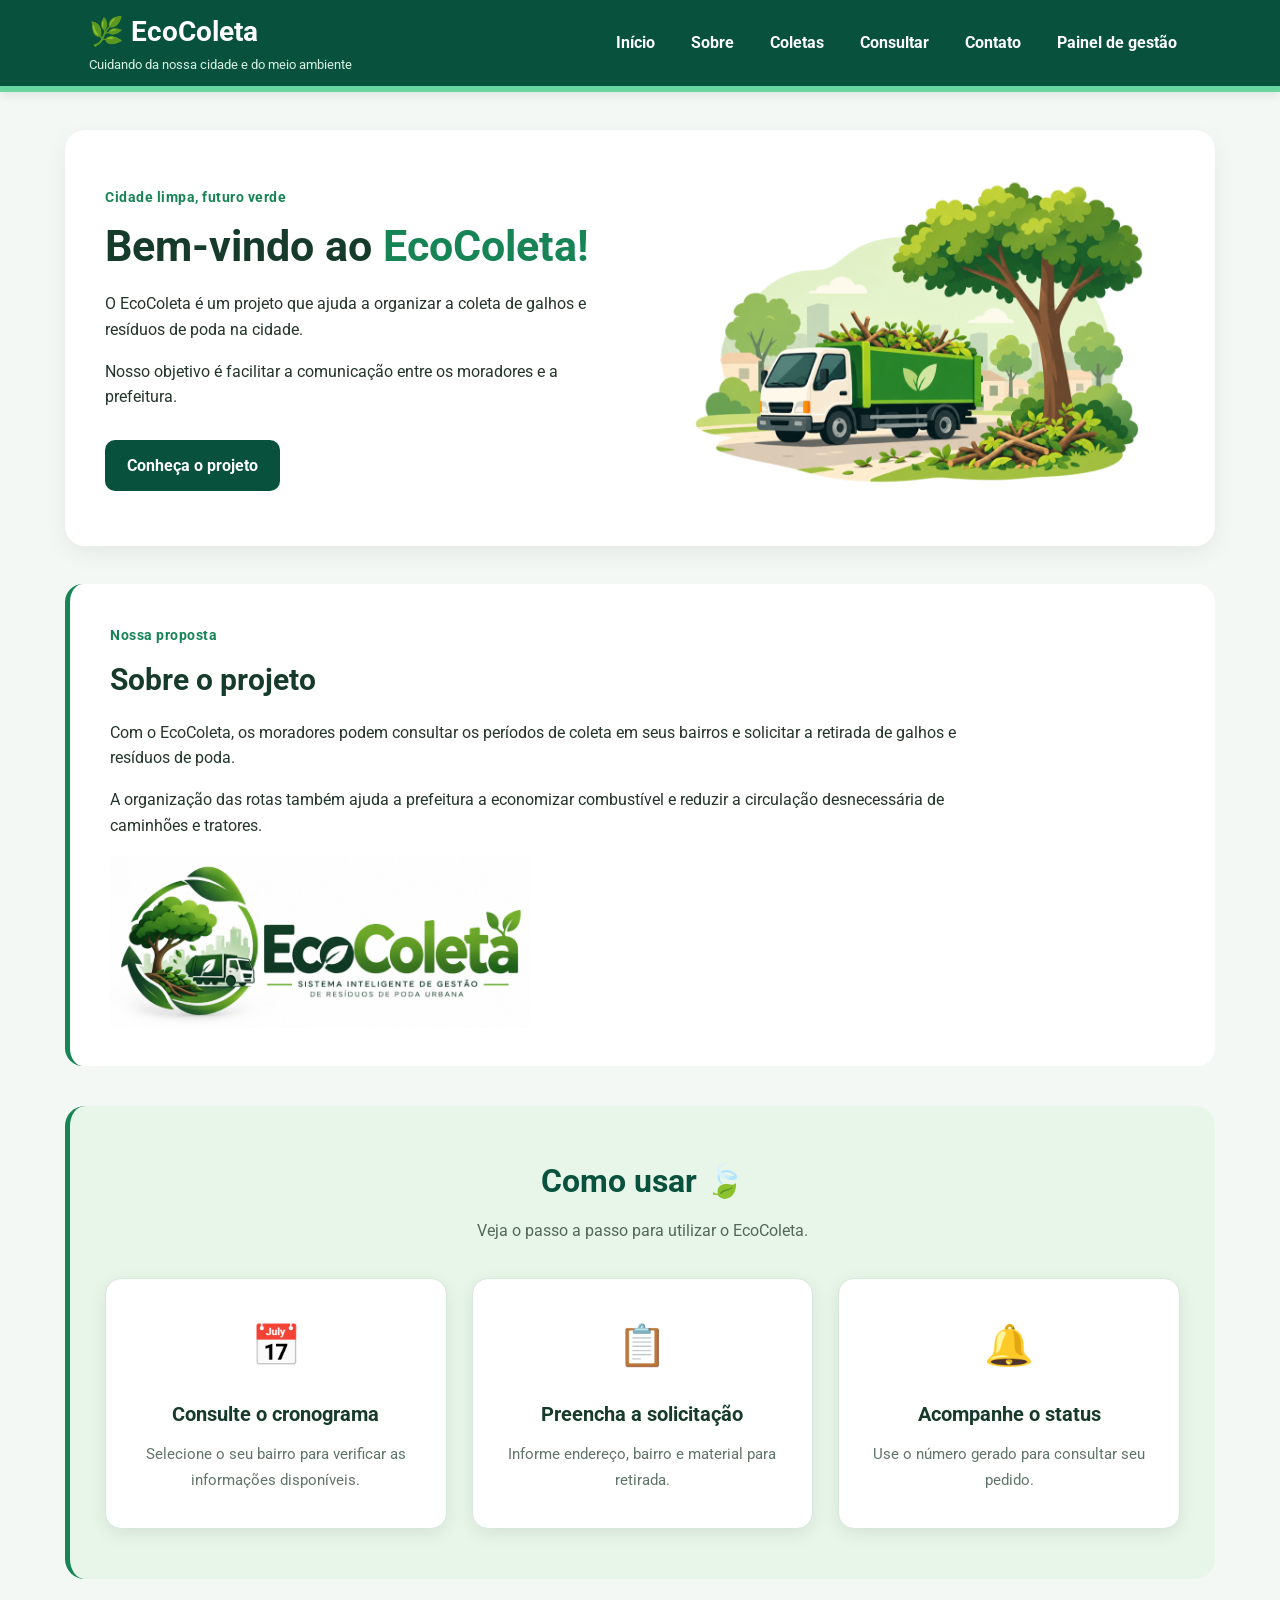
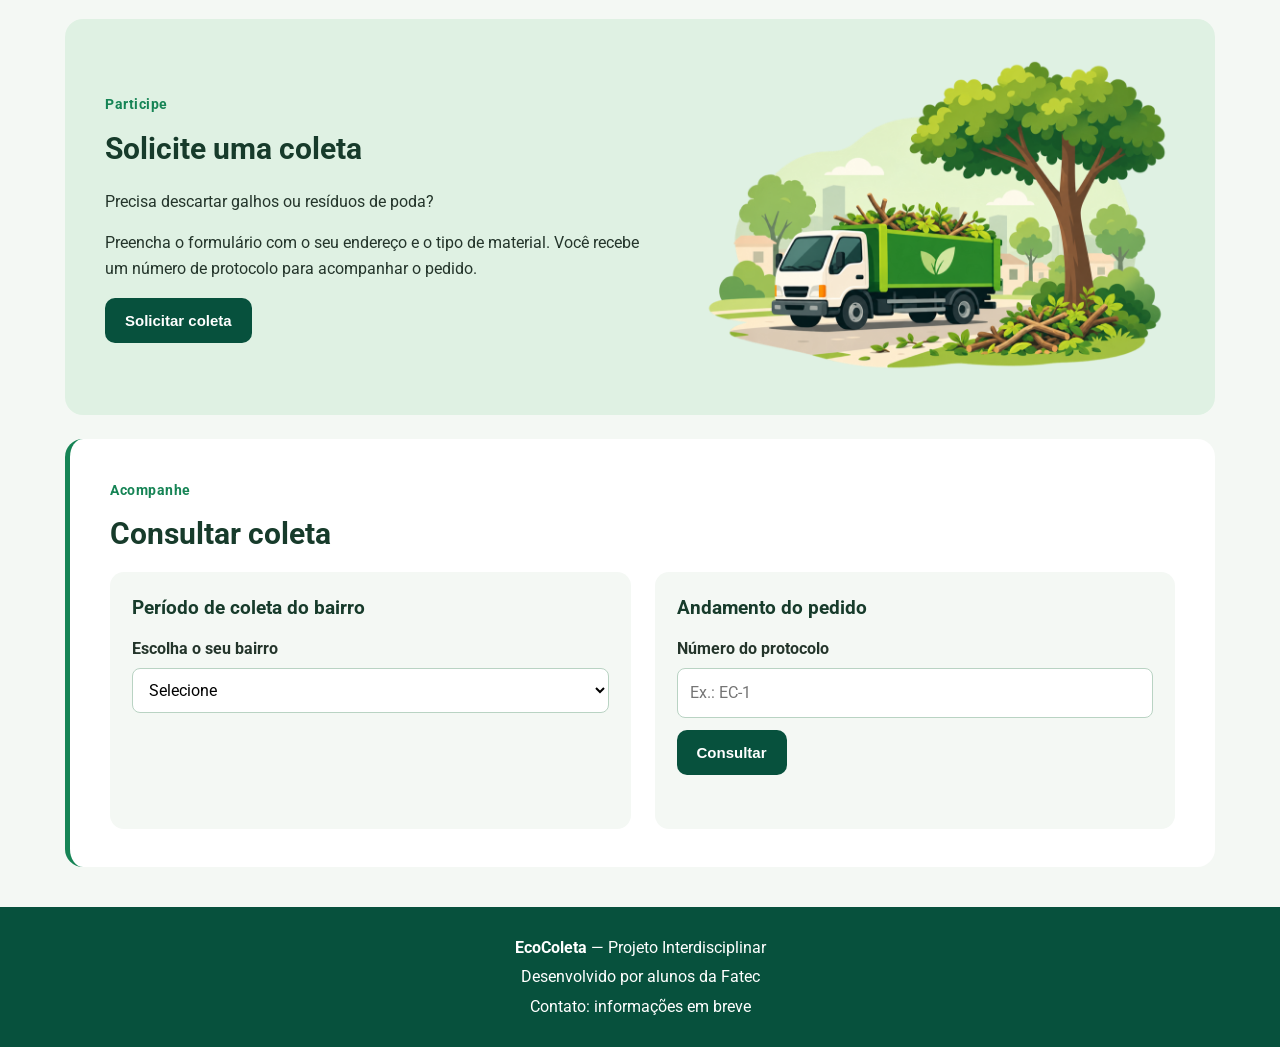
<file: index.html>
<!DOCTYPE html>
<html lang="pt-br">
<head>
    <meta charset="UTF-8">
    <meta name="viewport" content="width=device-width, initial-scale=1.0">
    <meta name="description" content="EcoColeta: solicite a coleta de galhos e resíduos de poda e consulte o período de coleta do seu bairro.">
    <title>EcoColeta | Cuidando da nossa cidade</title>
    <link rel="icon" href="favicon.png">
    <link rel="stylesheet" href="style.css">
</head>
<body>
    <header class="cabecalho" id="inicio">
        <div class="cabecalho-interno">
            <div class="marca">
                <h1>🌿 EcoColeta</h1>
                <p>Cuidando da nossa cidade e do meio ambiente</p>
            </div>
            <nav class="menu" aria-label="Menu principal">
                <a href="#inicio">Início</a>
                <a href="#sobre">Sobre</a>
                <a href="#coletas">Coletas</a>
                <a href="#consulta">Consultar</a>
                <a href="#contato">Contato</a>
                <a href="admin.html" title="Painel demonstrativo sem login">Painel de gestão</a>
            </nav>
        </div>
    </header>

    <main>
        <section class="conteudo" aria-labelledby="titulo-inicial">
            <div class="texto-inicial">
                <span class="destaque">Cidade limpa, futuro verde</span>
                <h2 id="titulo-inicial">Bem-vindo ao <span>EcoColeta!</span></h2>
                <p>O EcoColeta é um projeto que ajuda a organizar a coleta de galhos e resíduos de poda na cidade.</p>
                <p>Nosso objetivo é facilitar a comunicação entre os moradores e a prefeitura.</p>
                <a class="botao-principal" href="#sobre">Conheça o projeto</a>
            </div>
            <div class="imagem-inicial">
                <img src="caminhao.png" alt="Caminhão utilizado na coleta de resíduos de poda">
            </div>
        </section>

        <section class="sobre" id="sobre">
            <span class="destaque">Nossa proposta</span>
            <h2>Sobre o projeto</h2>
            <p>Com o EcoColeta, os moradores podem consultar os períodos de coleta em seus bairros e solicitar a retirada de galhos e resíduos de poda.</p>
            <p>A organização das rotas também ajuda a prefeitura a economizar combustível e reduzir a circulação desnecessária de caminhões e tratores.</p>
            <img src="logo.png" alt="Logo do EcoColeta, sistema inteligente de gestão de resíduos de poda urbana" class="logo-sobre">
        </section>

    <section class="como-usar">
        <h2>Como usar 🍃</h2>

        <p class="subtitulo">
            Veja o passo a passo para utilizar o EcoColeta.
        </p>

        <div class="tres-colunas">

            <!-- Cartão 1 -->
            <div class="cartao">
                <!-- <div class="numero">1</div> -->
                <div class="icone">📅</div>

             <h3>Consulte o cronograma</h3>

                <p>
                Selecione o seu bairro para verificar
                as informações disponíveis.
             </p>
            </div>

            <!-- Cartão 2 -->
            <div class="cartao">
                <!-- <div class="numero">2</div> -->
             <div class="icone">📋</div>

                <h3>Preencha a solicitação</h3>

             <p>
                Informe endereço, bairro e
                material para retirada.
                </p>
            </div>

            <!-- Cartão 3 -->
            <div class="cartao">
                <!-- <div class="numero">3</div> -->
                <div class="icone">🔔</div>

             <h3>Acompanhe o status</h3>

                <p>
                Use o número gerado para
                consultar seu pedido.
                </p>
            </div>

        </div>
    </section>


        <section class="coleta" id="coletas">
            <div class="texto-coleta">
                <span class="destaque">Participe</span>
                <h2>Solicite uma coleta</h2>
                <p>Precisa descartar galhos ou resíduos de poda?</p>
                <p>Preencha o formulário com o seu endereço e o tipo de material. Você recebe um número de protocolo para acompanhar o pedido.</p>
                <button id="botao-coleta" type="button">Solicitar coleta</button>
            </div>
            <img src="caminhao.png" alt="Caminhão de coleta de galhos e folhas" class="imagem-coleta">
        </section>

        <section class="consulta" id="consulta">
            <span class="destaque">Acompanhe</span>
            <h2>Consultar coleta</h2>
            <div class="consulta-colunas">
                <div class="caixa">
                    <h3>Período de coleta do bairro</h3>
                    <label for="consulta-bairro">Escolha o seu bairro</label>
                    <select id="consulta-bairro">
                        <option value="">Selecione</option>
                    </select>
                    <p class="resultado" id="resultado-bairro" role="status"></p>
                </div>
                <div class="caixa">
                    <h3>Andamento do pedido</h3>
                    <label for="consulta-protocolo">Número do protocolo</label>
                    <input type="text" id="consulta-protocolo" placeholder="Ex.: EC-1">
                    <button type="button" id="botao-protocolo">Consultar</button>
                    <p class="resultado" id="resultado-protocolo" role="status"></p>
                </div>
            </div>
        </section>
    </main>

    <dialog class="backfu" id="modal-coleta" aria-labelledby="titulo-coleta">
        <button id="fechar-coleta" type="button">Fechar</button>

        <div class="pagina-coleta">
            <section>
                <h1 class="solicitar" id="titulo-coleta">Solicitar coleta</h1>
                <h2>Informe o endereço e o material para organizar a retirada.</h2>

                <form class="formulario-coleta">


<p id="resultado" role="status" class="linha-inteira"></p>
                   
<label class="campo-nome"> Nome completo <input type="text" name="nome" autocomplete="name" required> </label>

<label class="campo-telefone">Telefone<input type="tel" name="telefone" autocomplete="tel" placeholder="11999999999" pattern="[0-9]{10,11}" title="Digite só os números, com DDD" required></label>

<div class="linha-cep">
<label>CEP<input type="text" id="cep" placeholder="Digite seu CEP" maxlength="9" required></label>
<button type="button" class="botao-cep" onclick="consultarCep()">Buscar CEP</button>
</div>


<label>
    Rua
    <input type="text" name="endereco"
           id="campo-endereco" required>
</label>

<label>
    Número
    <input type="text" name="numero"
           id="campo-numero"
           placeholder="Ex: 123" required>
</label>
<label>Bairro<select name="bairro" id="campo-bairro" required><option value="">Selecione</option></select></label>

<label>Tipo de resíduo<select name="residuo" required>
<option value="">Selecione</option>
<option>Galhos e folhas</option>
<option>Somente galhos</option>
<option>Somente folhas</option>
</select>
</label>

<label>Volume estimado<select name="volume" required>
<option value="">Selecione</option>
<option>Pequeno</option>
<option>Médio</option>
<option>Grande</option>
</select>
</label>

<label class="linha-inteira">Observações<textarea name="observacoes" rows="3"></textarea></label>

<button class="linha-inteira botao-enviar" type="submit">Enviar solicitação</button>

<p class="retorno linha-inteira" role="status"></p>
</form>
</section>

<aside class="como-funciona">
    <h2>Como funciona?</h2>

    <div class="etapa">
        <span>1</span>
        <div>
            <h3>Informe o endereço</h3>
            <p>Digite seu CEP e complete os dados
               do local da coleta.</p>
        </div>
    </div>

    <div class="etapa">
        <span>2</span>
        <div>
            <h3>Solicite a coleta</h3>
            <p>Selecione o tipo de resíduo e
               informe a quantidade estimada.</p>
        </div>
    </div>

    <div class="etapa">
        <span>3</span>
        <div>
            <h3>Acompanhe o pedido</h3>
            <p>Consulte o período de coleta e
               acompanhe sua solicitação.</p>
        </div>
    </div>

    <div class="mensagem-verde">
        🌱
        <p>Juntos por uma cidade mais limpa!</p>
    </div>
</aside>
        </div>
    </dialog>

    <footer class="rodape" id="contato">
        <p><strong>EcoColeta</strong> — Projeto Interdisciplinar</p>
        <p>Desenvolvido por alunos da Fatec</p>
        <p>Contato: informações em breve</p>
    </footer>

    <script src="script.js"></script>
</body>
</html>
</file>
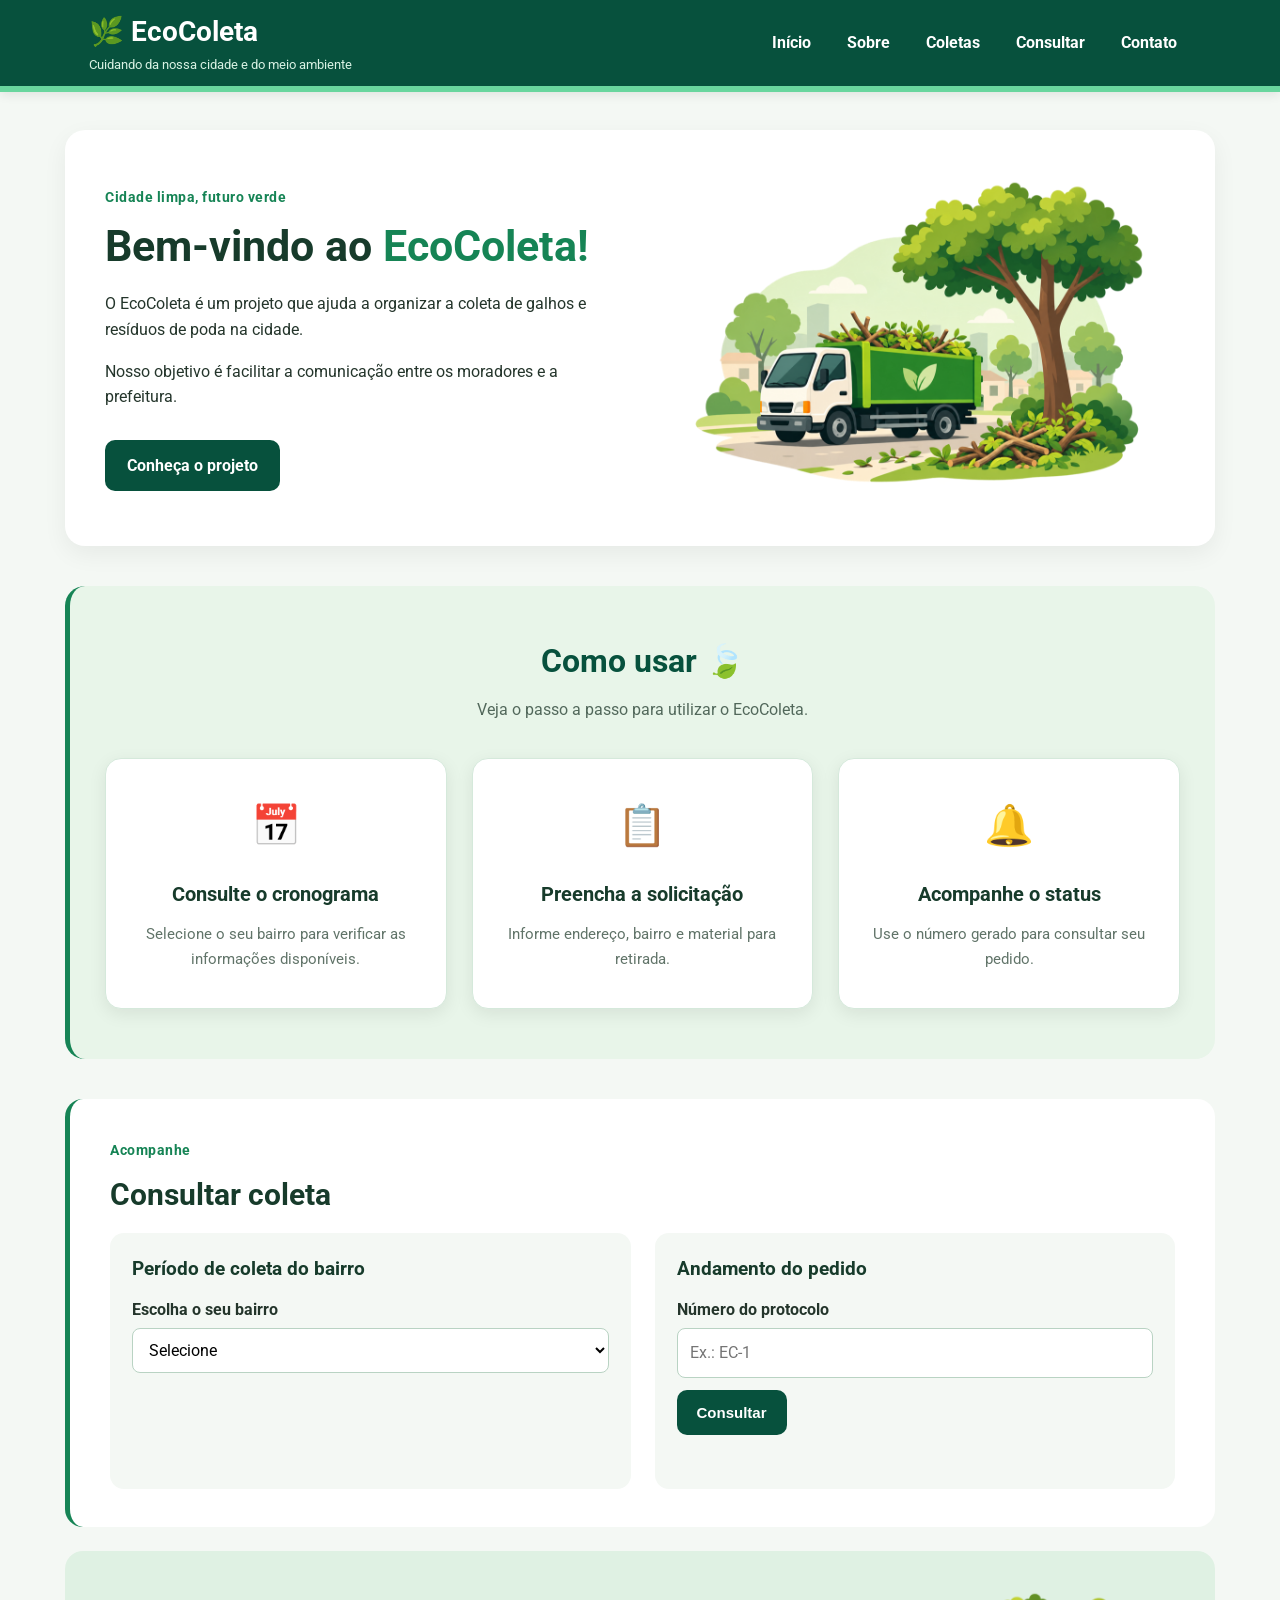
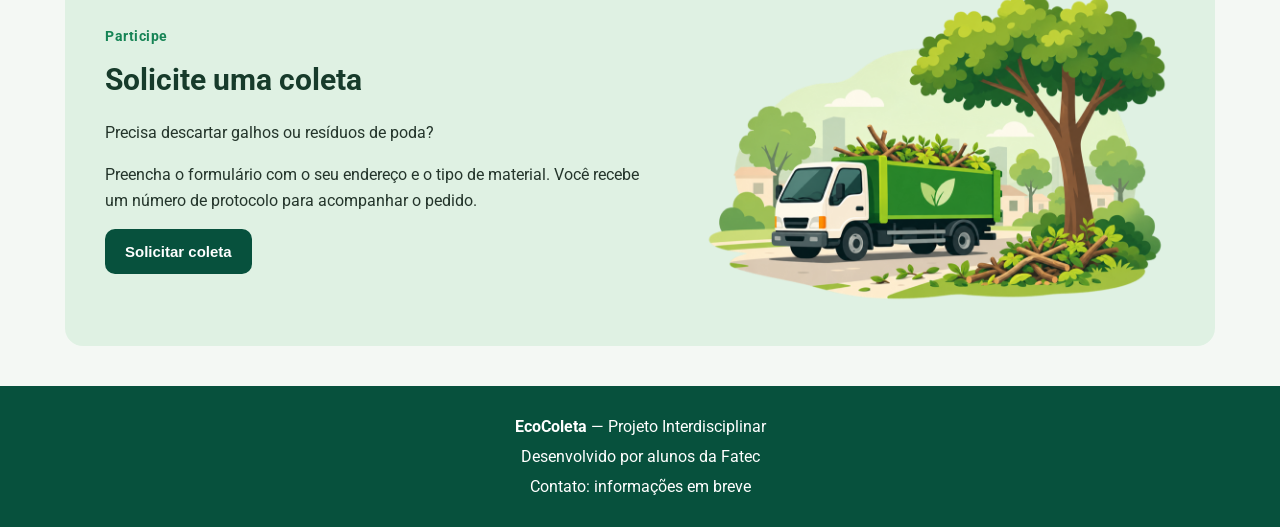
<file: EcoColeta/PROJETOPI-main/index.html>
<!DOCTYPE html>
<html lang="pt-br">
<head>
    <meta charset="UTF-8">
    <meta name="viewport" content="width=device-width, initial-scale=1.0">
    <meta name="description" content="EcoColeta: solicite a coleta de galhos e resíduos de poda e consulte o período de coleta do seu bairro.">
    <title>EcoColeta | Cuidando da nossa cidade</title>
    <link rel="icon" href="imagens/favicon.png">
    <link rel="stylesheet" href="style.css">
    <style>
    
</style>
</head>
<body>
    <header class="cabecalho" id="inicio">
        <div class="cabecalho-interno">
            <div class="marca">
                <h1>🌿 EcoColeta</h1>
                <p>Cuidando da nossa cidade e do meio ambiente</p>
            </div>
            <nav class="menu" aria-label="Menu principal">
                <a href="#inicio">Início</a>
                <a href="#sobre">Sobre</a>
                <a href="#coletas">Coletas</a>
                <a href="#consulta">Consultar</a>
                <a href="#contato">Contato</a>
            </nav>
        </div>
    </header>

    <main>
        <section class="conteudo" aria-labelledby="titulo-inicial">
            <div class="texto-inicial">
                <span class="destaque">Cidade limpa, futuro verde</span>
                <h2 id="titulo-inicial">Bem-vindo ao <span>EcoColeta!</span></h2>
                <p>O EcoColeta é um projeto que ajuda a organizar a coleta de galhos e resíduos de poda na cidade.</p>
                <p>Nosso objetivo é facilitar a comunicação entre os moradores e a prefeitura.</p>
                <a class="botao-principal" href="#sobre">Conheça o projeto</a>
            </div>
            <div class="imagem-inicial">
                <img src="imagens/caminhao.png" alt="Caminhão utilizado na coleta de resíduos de poda">
            </div>
        </section>

        <!-- <section class="sobre" id="sobre">
            <span class="destaque">Nossa proposta</span>
            <h2>Sobre o projeto</h2>
            <p>Com o EcoColeta, os moradores podem consultar os períodos de coleta em seus bairros e solicitar a retirada de galhos e resíduos de poda.</p>
            <p>A organização das rotas também ajuda a prefeitura a economizar combustível e reduzir a circulação desnecessária de caminhões e tratores.</p>
            <img src="imagens/logo.png" alt="Logo do EcoColeta, sistema inteligente de gestão de resíduos de poda urbana" class="logo-sobre">
        </section> -->


    <section class="como-usar">
        <h2>Como usar 🍃</h2>

        <p class="subtitulo">
            Veja o passo a passo para utilizar o EcoColeta.
        </p>

        <div class="tres-colunas">

            <!-- Cartão 1 -->
            <div class="cartao">
                <!-- <div class="numero">1</div> -->
                <div class="icone">📅</div>

             <h3>Consulte o cronograma</h3>

                <p>
                Selecione o seu bairro para verificar
                as informações disponíveis.
             </p>
            </div>

            <!-- Cartão 2 -->
            <div class="cartao">
                <!-- <div class="numero">2</div> -->
             <div class="icone">📋</div>

                <h3>Preencha a solicitação</h3>

             <p>
                Informe endereço, bairro e
                material para retirada.
                </p>
            </div>

            <!-- Cartão 3 -->
            <div class="cartao">
                <!-- <div class="numero">3</div> -->
                <div class="icone">🔔</div>

             <h3>Acompanhe o status</h3>

                <p>
                Use o número gerado para
                consultar seu pedido.
                </p>
            </div>

        </div>
    </section>

        <section class="consulta" id="consulta">
            <span class="destaque">Acompanhe</span>
            <h2>Consultar coleta</h2>
            <div class="consulta-colunas">
                <div class="caixa">
                    <h3>Período de coleta do bairro</h3>
                    <label for="consulta-bairro">Escolha o seu bairro</label>
                    <select id="consulta-bairro">
                        <option value="">Selecione</option>
                    </select>
                    <p class="resultado" id="resultado-bairro" role="status"></p>
                </div>
                <div class="caixa">
                    <h3>Andamento do pedido</h3>
                    <label for="consulta-protocolo">Número do protocolo</label>
                    <input type="text" id="consulta-protocolo" placeholder="Ex.: EC-1">
                    <button type="button" id="botao-protocolo">Consultar</button>
                    <p class="resultado" id="resultado-protocolo" role="status"></p>
                </div>
            </div>
        </section>
        
            <section class="coleta" id="coletas">
    <div class="texto-coleta">
        <span class="destaque">Participe</span>
        <h2>Solicite uma coleta</h2>
        <p>Precisa descartar galhos ou resíduos de poda?</p>
        <p>Preencha o formulário com o seu endereço e o tipo de material. Você recebe um número de protocolo para acompanhar o pedido.</p>
        <button id="botao-coleta" type="button">Solicitar coleta</button>
     </div>
    <img src="imagens/caminhao.png" alt="Caminhão de coleta de galhos e folhas" class="imagem-coleta">
    </section>
    </main>

    <dialog class="backfu" id="modal-coleta" aria-labelledby="titulo-coleta">
        <button id="fechar-coleta" type="button">Fechar</button>

        <div class="pagina-coleta">
            <section>
                <h1 class="solicitar" id="titulo-coleta">Solicitar coleta</h1>
                <h2>Informe o endereço e o material para organizar a retirada.</h2>

                <form class="formulario-coleta">


<p id="resultado"></p>
                   
<label class="campo-nome"> Nome completo <input type="text" name="nome" autocomplete="name" required> </label>

<label class="campo-telefone">Telefone<input type="tel" name="telefone" autocomplete="tel" placeholder="11999999999" pattern="[0-9]{10,11}" title="Digite só os números, com DDD" required></label>

<div class="linha-cep">
<label>CEP<input type="text" id="cep" placeholder="Digite seu CEP" maxlength="9" required></label>
<button type="button" class="botao-cep" onclick="consultarCep()">Buscar CEP</button>
</div>


<label>
    Rua
    <input type="text" name="endereco"
           id="campo-endereco" required>
</label>

<label>
    Número
    <input type="text" name="numero"
           id="campo-numero"
           placeholder="Ex: 123" required>
</label>
<label>Bairro<select name="bairro" id="campo-bairro" required><option value="">Selecione</option></select></label>

<label>Tipo de resíduo<select name="residuo" required>
<option value="">Selecione</option>
<option>Galhos e folhas</option>
<option>Somente galhos</option>
<option>Somente folhas</option>
</select>
</label>

<label>Volume estimado<select name="volume" required>
<option value="">Selecione</option>
<option>Pequeno</option>
<option>Médio</option>
<option>Grande</option>
</select>
</label>

<label class="linha-inteira">Observações<textarea name="observacoes" rows="3"></textarea></label>

<button class="linha-inteira botao-enviar" type="submit">Enviar solicitação</button>

<p class="retorno linha-inteira" role="status"></p>
</form>
</section>

<aside class="como-funciona">
    <h2>Como funciona?</h2>

    <div class="etapa">
        <span>1</span>
        <div>
            <h3>Informe o endereço</h3>
            <p>Digite seu CEP e complete os dados
               do local da coleta.</p>
        </div>
    </div>

    <div class="etapa">
        <span>2</span>
        <div>
            <h3>Solicite a coleta</h3>
            <p>Selecione o tipo de resíduo e
               informe a quantidade estimada.</p>
        </div>
    </div>

    <div class="etapa">
        <span>3</span>
        <div>
            <h3>Acompanhe o pedido</h3>
            <p>Consulte o período de coleta e
               acompanhe sua solicitação.</p>
        </div>
    </div>

    <div class="mensagem-verde">
        🌱
        <p>Juntos por uma cidade mais limpa!</p>
    </div>
</aside>
        </div>
    </dialog>

    <footer class="rodape" id="contato">
        <p><strong>EcoColeta</strong> — Projeto Interdisciplinar</p>
        <p>Desenvolvido por alunos da Fatec</p>
        <p>Contato: informações em breve</p>
    </footer>

    <script src="js/script.js"></script>
</body>
</html>
</file>
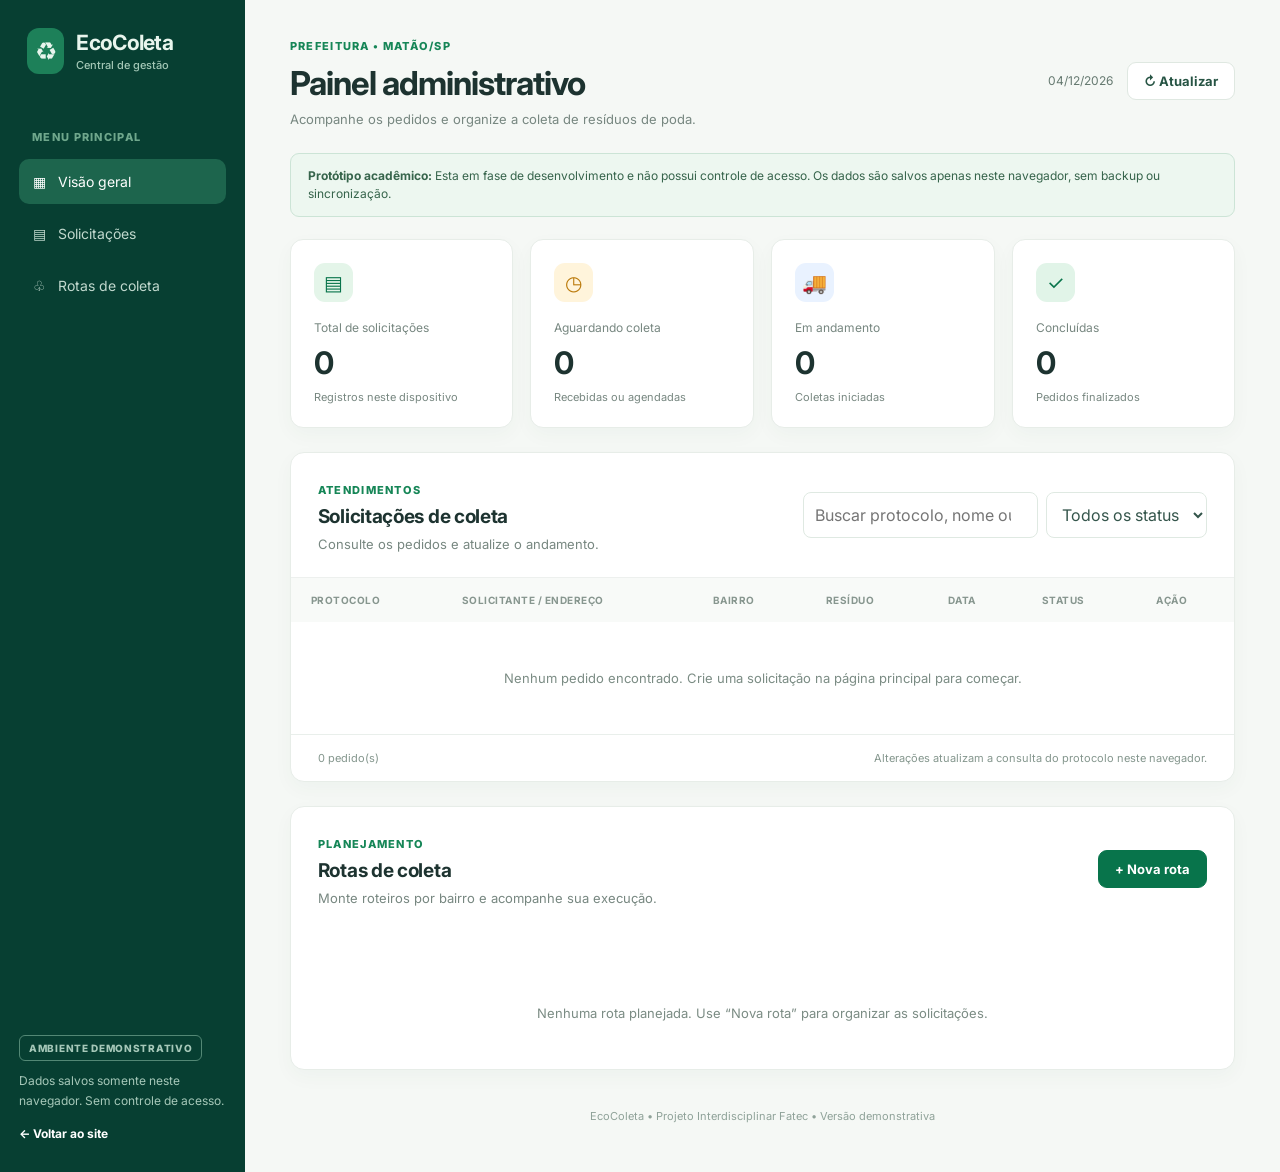
<file: admin.html>
<!doctype html>
<html lang="pt-BR">
<head>
  <meta charset="utf-8">
  <meta name="viewport" content="width=device-width,initial-scale=1">
  <meta name="description" content="Painel demonstrativo de gestão de pedidos e rotas EcoColeta">
  <title>EcoColeta | Painel de gestão</title>
  <link rel="icon" href="imagens/favicon.png">
  <link rel="stylesheet" href="admin.css">
  <script defer src="admin.js"></script>
</head>
<body>

<div class="layout">
<!-- Barra lateral de navegação  -->
  <aside class="sidebar">
    <a href="index.html" class="brand"><span class="brand-symbol">♻</span><span><strong>EcoColeta</strong><small>Central de gestão</small></span></a>
    <div class="sidebar-title">MENU PRINCIPAL</div>
<!-- Links de âncora levam às seções identificadas por id. O aria-label ajuda leitores de tela. -->
    <nav aria-label="Navegação administrativa">
      <a href="#visao-geral" class="nav-item selected">▦ <span>Visão geral</span></a>
      <a href="#pedidos" class="nav-item">▤ <span>Solicitações</span></a>
      <a href="#rotas" class="nav-item">♧ <span>Rotas de coleta</span></a>
    </nav>
<!-- Rodapé da barra lateral com aviso: os dados são locais  -->
    <div class="sidebar-bottom">
      <span class="demo-badge">AMBIENTE DEMONSTRATIVO</span>
      <p>Dados salvos somente neste navegador. Sem controle de acesso.</p>
      <a href="index.html">← Voltar ao site</a>
    </div>
  </aside>

<!-- Conteúdo administrativo principal -->
  <main class="main">
<!-- Cabeçalho do painel -->
    <header class="topbar">
      <div><span class="eyebrow">PREFEITURA • MATÃO/SP</span>
        <h1 id="visao-geral">Painel administrativo</h1>
          <p>Acompanhe os pedidos e organize a coleta de resíduos de poda.</p>
      </div>
      <div class="top-actions">
        <span id="data-atual">

        </span><button id="atualizar" type="button" class="button subtle">↻ Atualizar</button>
      </div>
    </header>
<!-- Aviso de limitações do protótipo. -->
    <section class="notice" role="note">
      <strong>Protótipo acadêmico:</strong>
       Esta em fase de desenvolvimento e não possui controle de acesso. Os dados são salvos apenas neste navegador, sem backup ou sincronização.
      </section>
<!-- Indicadores de desempenho. O JavaScript atualiza os números nos elementos com id. -->
    <section class="stats" aria-label="Indicadores">
      <article class="stat">
        <div class="stat-icon">▤</div>
        <span>Total de solicitações</span>
        <strong id="total">0</strong>
        <small>Registros neste dispositivo</small>
      </article><article class="stat">
        <div class="stat-icon amber">◷</div>
        <span>Aguardando coleta</span>
        <strong id="pendentes">0</strong>
        <small>Recebidas ou agendadas</small>
      </article><article class="stat">
        <div class="stat-icon blue">🚚</div>
        <span>Em andamento</span>
        <strong id="andamento">0</strong>
        <small>Coletas iniciadas</small>
      </article><article class="stat">
        <div class="stat-icon green">✓</div>
        <span>Concluídas</span>
        <strong id="concluidas">0</strong>
        <small>Pedidos finalizados</small>
      </article>
    </section>
<!-- Tabela de pedidos -->
    <section class="panel" id="pedidos">
      <div class="panel-heading"><div>
        <span class="eyebrow">ATENDIMENTOS</span>
        <h2>Solicitações de coleta</h2>
        <p>Consulte os pedidos e atualize o andamento.</p>
      </div>
      <div class="toolbar">
        <input id="busca" type="search" aria-label="Buscar pedidos" placeholder="Buscar protocolo, nome ou bairro">
        <select id="filtro-status" aria-label="Filtrar status">
          <option value="">Todos os status</option>
          <option>Recebida</option>
          <option>Agendada</option>
          <option>Em andamento</option>
          <option>Concluída</option>
          <option>Cancelada</option>
        </select>
      </div>
    </div>
    <div class="table-scroll">
      <table>
        <thead>
          <tr>
            <th>PROTOCOLO</th>
            <th>SOLICITANTE / ENDEREÇO</th>
            <th>BAIRRO</th>
            <th>RESÍDUO</th>
            <th>DATA</th>
            <th>STATUS</th>
            <th>AÇÃO</th>
          </tr>
        </thead>
        <tbody id="tabela-pedidos"></tbody>
      </table>
    </div>
    <p class="empty" id="sem-pedidos" hidden>Nenhum pedido encontrado. Crie uma solicitação na página principal para começar.</p>
    <div class="panel-foot">
      <span id="contagem-pedidos">0 pedidos</span>
      <span>Alterações atualizam a consulta do protocolo neste navegador.</span>
    </div>
  </section>
<!-- Planejamento de rotas. -->
    <section class="panel" id="rotas">
      <div class="panel-heading">
        <div>
          <span class="eyebrow">PLANEJAMENTO</span>
          <h2>Rotas de coleta</h2>
          <p>Monte roteiros por bairro e acompanhe sua execução.</p>
        </div>
        <button class="button primary" id="nova-rota" type="button">+ Nova rota</button>
      </div>
      <div class="routes" id="lista-rotas"></div>
      <p id="sem-rotas" class="empty" hidden>Nenhuma rota planejada. Use “Nova rota” para organizar as solicitações.</p>
    </section>
<!-- Informações finais e identificação do projeto. -->
    <footer>EcoColeta • Projeto Interdisciplinar Fatec • Versão demonstrativa</footer>
  </main>
</div>
<!-- Janela nativa dialog: contém formulário para criar uma rota por bairro e data. -->
<dialog id="dialog-rota" class="dialog">
  <form id="form-rota" class="dialog-content">
    <div class="dialog-head">
      <h2>Planejar uma rota</h2>
      <button type="button" id="fechar-dialog" class="close" aria-label="Fechar">
        ×</button>
      </div>
      <p>Selecione um bairro para agrupar os pedidos ainda não concluídos.</p>
      <label>Nome da rota<input name="nome" required maxlength="80" placeholder="Ex.: Coleta Centro - manhã"></label>
      <div class="field-grid">
        <label>Bairro
          <select name="bairro" id="rota-bairro" required>
            <option value="">Selecione o bairro</option>
          </select>
        </label>
        <label>Data prevista
          <input name="data" type="date" required>
        </label>
      </div>
      <label>Equipe / veículo (opcional)
        <input name="equipe" maxlength="80" placeholder="Ex.: Caminhão 01">
      </label>
      <div class="dialog-actions">
        <button type="button" class="button subtle" id="cancelar-rota">Cancelar</button>
        <button type="submit" class="button primary">Salvar rota</button>
      </div>
    </form>
  </dialog>
<!-- Mensagem temporária de feedback. aria-live anuncia alterações aos leitores de tela. -->
<div role="status" id="mensagem" class="toast" aria-live="polite"></div>
</body></html>
</file>
<file: style.css>
@import url('https://fonts.googleapis.com/css2?family=Roboto:wght@400;700&display=swap');

/* Estilos gerais */
* { box-sizing: border-box; }
html { scroll-behavior: smooth; }
body { margin: 0; font-family: 'Roboto', Arial, sans-serif; background: #f4f8f4; color: #24352b; line-height: 1.6; }

/* Cabeçalho e navegação */
.cabecalho {
     background: #07513d; color: white;  position: sticky; top: 0; 
     z-index: 1000; box-shadow: 0 3px 10px #00000015; border-bottom: 6px solid #69d69e;}
.cabecalho-interno { max-width: 1150px; margin: auto; padding: 10px 24px; display: flex; align-items: center; justify-content: space-between; gap: 25px; }
.marca h1 { margin: 0; font-size: 28px; }
.marca p { margin: 0; font-size: 13px; color: #d9f2e4; }
.menu {
    display: flex;
    flex-wrap: wrap;
    gap: 8px;
}

.menu a {
    color: white;
    text-decoration: none;
    padding: 9px 14px;
    border-radius: 20px;
    font-weight: bold;
    transition: 0.3s;
}

.menu a:hover,
.menu a:focus-visible {
    background: #177c59;
    transform: translateY(-2px);
}

/* Apresentação inicial */
.conteudo { max-width: 1150px; margin: 38px auto; padding: 48px 40px; background: white; border-radius: 20px; display: flex; align-items: center; gap: 38px; box-shadow: 0 8px 24px rgba(0,0,0,.06); }
.texto-inicial { flex: 1; }
.destaque { color: #168455; font-weight: bold; font-size: 14px; letter-spacing: .5px; }
.texto-inicial h2 { font-size: 43px; line-height: 1.15; margin: 12px 0 20px; color: #173b2b; }
.texto-inicial h2 span { color: #168455; }
.texto-inicial p { max-width: 560px; }
.imagem-inicial { flex: 1; text-align: center; }
.imagem-inicial img { width: 100%; max-width: 470px; height: auto; }
.botao-principal { display: inline-block; background: #07513d; color: white; text-decoration: none; padding: 13px 22px; border-radius: 10px; margin-top: 14px; font-weight: bold; }
.botao-principal:hover { background: #177c59; }

/* Seções */
.sobre, .coleta { max-width: 1150px; margin: 24px auto; padding: 38px 40px; border-radius: 18px; }
.sobre { background: white; border-left: 5px solid #168455; }
.sobre h2, .coleta h2 { margin: 8px 0 14px; font-size: 30px; color: #173b2b; }
.sobre p { max-width: 850px; }
.coleta { background: #dff1e3; display: flex; align-items: center; gap: 30px; }
.texto-coleta { flex: 1; }
.imagem-coleta { width: 46%; max-width: 480px; height: auto; }
#botao-coleta, .botao-enviar, #botao-protocolo { background: #07513d; color: white; border: 0; border-radius: 10px; padding: 14px 20px; font-size: 15px; font-weight: bold; cursor: pointer; }
#botao-coleta:hover, .botao-enviar:hover, #botao-protocolo:hover { background: #177c59; }

/* Rodapé */
.rodape { background: #07513d; color: white; text-align: center; padding: 24px; margin-top: 40px; }
.rodape p { margin: 4px 0; }

/* Ajustes para telas menores */
@media (max-width: 760px) {
    .cabecalho-interno { flex-direction: column; text-align: center; }
    .menu { justify-content: center; }
    .conteudo, .coleta { flex-direction: column; }
    .conteudo, .sobre, .coleta { margin: 16px; padding: 28px 22px; }
    .texto-inicial h2 { font-size: 32px; }
    .imagem-inicial img, .imagem-coleta { width: 100%; }
    .coleta { align-items: stretch; }
}

/* Consulta */
.consulta { max-width: 1150px; margin: 24px auto; padding: 38px 40px; background: white; border-radius: 18px; border-left: 5px solid #168455; }
.consulta h2 { margin: 8px 0 14px; font-size: 30px; color: #173b2b; }
.consulta-colunas { display: grid; grid-template-columns: 1fr 1fr; gap: 24px; }
.caixa { background: #f4f8f4; border-radius: 14px; padding: 22px; }
.caixa h3 { margin: 0 0 12px; color: #173b2b; }
.caixa label { display: block; font-weight: bold; margin-bottom: 6px; }
.caixa select, .caixa input { width: 100%; padding: 11px 12px; margin-bottom: 12px; border: 1px solid #b9d3c3; border-radius: 8px; font: inherit; background: white; }
.resultado { margin: 8px 0 0; color: #07513d; font-weight: bold; min-height: 24px; }

/* Modal de solicitação */
.backfu { background: #f4f5ef; border: 0; border-radius: 15px; padding: 30px 40px; width: 90%; max-width: 900px; max-height: 92vh; color: #24352b; }
.backfu::backdrop { background: rgba(7, 55, 40, .55); }
.solicitar { color: #074736; }
.backfu h1 { margin: 0 0 6px; }
.backfu section h2 { font-size: 16px; font-weight: normal; margin: 0 0 18px; }
#fechar-coleta { float: right; background: transparent; border: 1px solid #07513d; color: #07513d; border-radius: 8px; padding: 6px 14px; font-weight: bold; cursor: pointer; }
#fechar-coleta:hover { background: #07513d; color: white; }
.pagina-coleta { display: grid; grid-template-columns: 1.7fr 1fr; gap: 30px; clear: both; }
.formulario-coleta { display: grid; grid-template-columns: 1fr 1fr; gap: 14px 16px; }
.formulario-coleta label { display: block; font-weight: bold; font-size: 14px; }
.formulario-coleta input, .formulario-coleta select, .formulario-coleta textarea { display: block; width: 100%; margin-top: 5px; padding: 10px 12px; border: 1px solid #b9d3c3; border-radius: 8px; font: inherit; font-weight: normal; background: white; }
.linha-inteira { grid-column: 1 / -1; }
.retorno { margin: 0; color: #07513d; font-weight: bold; }


/* Logo na seção sobre */
.logo-sobre { display: block; width: 100%; max-width: 420px; height: auto; margin-top: 18px; }

@media (max-width: 760px) {
    .menu { justify-content: center; gap: 2px; }
    .menu a { padding: 8px 6px; font-size: 14px; }
    .imagem-coleta { display: none; }
    input, select, textarea { font-size: 16px; }
    .consulta { margin: 16px; padding: 28px 22px; }
    .consulta-colunas, .pagina-coleta, .formulario-coleta { grid-template-columns: 1fr; }
    .backfu { padding: 20px 18px; }
}

.menu a {
    position: relative;
}

.menu a::after {
    content: "";
    position: absolute;
    bottom: 2px;
    left: 15%;
    width: 0;
    height: 2px;
    background: #8ee8b5;
    transition: 0.3s;
}

.menu a:hover::after {
    width: 70%;
}

.botao-cep {
    background: #07513d;
    color: white;
    border: none;
    padding: 12px 20px;
    border-radius: 8px;
    cursor: pointer;
    font-weight: bold;
}

.botao-cep:hover {
    background: #177c59;
}

.linha-cep {
    grid-column: 1 / -1;
    display: flex;
    align-items: end;
    gap: 10px;
}


.linha-cep label {
    flex: 1;
}

.linha-cep input {
    width: 100%;
    box-sizing: border-box;
}

.botao-cep {
    background: #07513d;
    color: white;
    border: none;
    padding: 12px 20px;
    border-radius: 8px;
    cursor: pointer;
}

.botao-cep:hover {
    background: #177c59;
}

.campo-nome {
    grid-column: 1;
}

.campo-telefone {
    grid-column: 2;
}

.como-funciona {
    background: #dff1e3;
    border-radius: 14px;
    padding: 24px;
    align-self: stretch;
    color: #074736;
    display: flex;
    flex-direction: column;
    gap: 20px;
}

.como-funciona h2 {
    margin: 0;
}

.etapa {
    display: flex;
    align-items: flex-start;
    gap: 12px;
}

.etapa span {
    background: #07513d;
    color: white;
    border-radius: 50%;
    width: 35px;
    height: 35px;
    flex-shrink: 0;
    display: flex;
    align-items: center;
    justify-content: center;
    font-weight: bold;
}

.etapa h3 {
    margin: 0 0 6px;
    font-size: 16px;
}

.etapa p {
    margin: 0;
    font-size: 14px;
    line-height: 1.5;
}

.mensagem-verde {
    background: #c9e9d4;
    border-radius: 12px;
    padding: 18px;
    text-align: center;
    margin-top: auto;
}

.mensagem-verde p {
    margin: 8px 0 0;
    font-weight: bold;
}

/* Cartões Como usar — versão da equipe */
.como-usar {
    max-width: 1150px;
    margin: 40px auto;
    padding: 50px 35px;
    background-color: #e8f5e9;
    border-radius: 20px;
    text-align: center;
    border-left: 5px solid #168455;
   
}

/* Título principal */
.como-usar h2 {
    font-size: 32px;
    color: #07513d;
    margin: 0 0 10px;
}

/* Subtítulo */
.como-usar .subtitulo {
    font-size: 16px;
    color: #52685b;
    margin: 0 0 35px;
}

/* Organização em três colunas */
.como-usar .tres-colunas {
    display: grid;
    grid-template-columns: repeat(3, 1fr);
    gap: 25px;
}

/* Estilo dos cartões */
.como-usar .cartao {
    background-color: #ffffff;
    padding: 35px 25px;
    border-radius: 16px;
    border: 1px solid #d5e9db;
    box-shadow: 0 5px 18px rgba(0, 0, 0, 0.08);
    transition: transform 0.3s ease,
                box-shadow 0.3s ease;
}

/* Efeito ao passar o mouse */
.como-usar .cartao:hover {
    transform: translateY(-8px);
    box-shadow: 0 12px 25px rgba(7, 81, 61, 0.16);
}

/* Número da etapa */
.como-usar .numero {
    display: flex;
    align-items: center;
    justify-content: center;

    width: 42px;
    height: 42px;

    margin: 0 auto 20px;

    background-color: #07513d;
    color: white;

    border-radius: 50%;
    font-size: 18px;
    font-weight: bold;
}

/* Ícones */
.como-usar .icone {
    font-size: 40px;
    margin-bottom: 20px;
}

/* Título dos cartões */
.como-usar .cartao h3 {
    color: #173b2b;
    font-size: 20px;
    margin: 0 0 12px;
}

/* Descrição dos cartões */
.como-usar .cartao p {
    color: #617469;
    font-size: 15px;
    line-height: 1.7;
    margin: 0;
}

/* Responsividade para celulares */
@media (max-width: 768px) {

    .como-usar {
        margin: 20px 15px;
        padding: 35px 20px;
    }

    .como-usar h2 {
        font-size: 27px;
    }

    .como-usar .tres-colunas {
        grid-template-columns: 1fr;
        gap: 20px;
    }

    .como-usar .cartao {
        padding: 30px 20px;
    }
}
/* Ajustes de responsividade do formulário */
@media(max-width:760px){.campo-nome,.campo-telefone{grid-column:auto}.linha-cep{flex-wrap:wrap}.linha-cep .botao-cep{width:100%}}
</file>
<file: EcoColeta/PROJETOPI-main/style.css>
@import url('https://fonts.googleapis.com/css2?family=Roboto:wght@400;700&display=swap');

/* Estilos gerais */
* { box-sizing: border-box; }
html { scroll-behavior: smooth; }
body { margin: 0; font-family: 'Roboto', Arial, sans-serif; background: #f4f8f4; color: #24352b; line-height: 1.6; }

/* Cabeçalho e navegação */
.cabecalho {
     background: #07513d; color: white;  position: sticky; top: 0; 
     z-index: 1000; box-shadow: 0 3px 10px #00000015; border-bottom: 6px solid #69d69e;}
.cabecalho-interno { max-width: 1150px; margin: auto; padding: 10px 24px; display: flex; align-items: center; justify-content: space-between; gap: 25px; }
.marca h1 { margin: 0; font-size: 28px; }
.marca p { margin: 0; font-size: 13px; color: #d9f2e4; }
.menu {
    display: flex;
    flex-wrap: wrap;
    gap: 8px;
}

.menu a {
    color: white;
    text-decoration: none;
    padding: 9px 14px;
    border-radius: 20px;
    font-weight: bold;
    transition: 0.3s;
}

.menu a:hover,
.menu a:focus-visible {
    background: #177c59;
    transform: translateY(-2px);
}

/* Apresentação inicial */
.conteudo { max-width: 1150px; margin: 38px auto; padding: 48px 40px; background: white; border-radius: 20px; display: flex; align-items: center; gap: 38px; box-shadow: 0 8px 24px rgba(0,0,0,.06); }
.texto-inicial { flex: 1; }
.destaque { color: #168455; font-weight: bold; font-size: 14px; letter-spacing: .5px; }
.texto-inicial h2 { font-size: 43px; line-height: 1.15; margin: 12px 0 20px; color: #173b2b; }
.texto-inicial h2 span { color: #168455; }
.texto-inicial p { max-width: 560px; }
.imagem-inicial { flex: 1; text-align: center; }
.imagem-inicial img { width: 100%; max-width: 470px; height: auto; }
.botao-principal { display: inline-block; background: #07513d; color: white; text-decoration: none; padding: 13px 22px; border-radius: 10px; margin-top: 14px; font-weight: bold; }
.botao-principal:hover { background: #177c59; }

/* Seções */
.sobre, .coleta { max-width: 1150px; margin: 24px auto; padding: 38px 40px; border-radius: 18px; }
.sobre { background: white; border-left: 5px solid #168455; }
.sobre h2, .coleta h2 { margin: 8px 0 14px; font-size: 30px; color: #173b2b; }
.sobre p { max-width: 850px; }
.coleta { background: #dff1e3; display: flex; align-items: center; gap: 30px; }
.texto-coleta { flex: 1; }
.imagem-coleta { width: 46%; max-width: 480px; height: auto; }
#botao-coleta, .botao-enviar, #botao-protocolo { background: #07513d; color: white; border: 0; border-radius: 10px; padding: 14px 20px; font-size: 15px; font-weight: bold; cursor: pointer; }
#botao-coleta:hover, .botao-enviar:hover, #botao-protocolo:hover { background: #177c59; }

/* Rodapé */
.rodape { background: #07513d; color: white; text-align: center; padding: 24px; margin-top: 40px; }
.rodape p { margin: 4px 0; }

/* Ajustes para telas menores */
@media (max-width: 760px) {
    .cabecalho-interno { flex-direction: column; text-align: center; }
    .menu { justify-content: center; }
    .conteudo, .coleta { flex-direction: column; }
    .conteudo, .sobre, .coleta { margin: 16px; padding: 28px 22px; }
    .texto-inicial h2 { font-size: 32px; }
    .imagem-inicial img, .imagem-coleta { width: 100%; }
    .coleta { align-items: stretch; }
}

/* Consulta */
.consulta { max-width: 1150px; margin: 24px auto; padding: 38px 40px; background: white; border-radius: 18px; border-left: 5px solid #168455; }
.consulta h2 { margin: 8px 0 14px; font-size: 30px; color: #173b2b; }
.consulta-colunas { display: grid; grid-template-columns: 1fr 1fr; gap: 24px; }
.caixa { background: #f4f8f4; border-radius: 14px; padding: 22px; }
.caixa h3 { margin: 0 0 12px; color: #173b2b; }
.caixa label { display: block; font-weight: bold; margin-bottom: 6px; }
.caixa select, .caixa input { width: 100%; padding: 11px 12px; margin-bottom: 12px; border: 1px solid #b9d3c3; border-radius: 8px; font: inherit; background: white; }
.resultado { margin: 8px 0 0; color: #07513d; font-weight: bold; min-height: 24px; }

/* Modal de solicitação */
.backfu { background: #f4f5ef; border: 0; border-radius: 15px; padding: 30px 40px; width: 90%; max-width: 900px; max-height: 92vh; color: #24352b; }
.backfu::backdrop { background: rgba(7, 55, 40, .55); }
.solicitar { color: #074736; }
.backfu h1 { margin: 0 0 6px; }
.backfu section h2 { font-size: 16px; font-weight: normal; margin: 0 0 18px; }
#fechar-coleta { float: right; background: transparent; border: 1px solid #07513d; color: #07513d; border-radius: 8px; padding: 6px 14px; font-weight: bold; cursor: pointer; }
#fechar-coleta:hover { background: #07513d; color: white; }
.pagina-coleta { display: grid; grid-template-columns: 1.7fr 1fr; gap: 30px; clear: both; }
.formulario-coleta { display: grid; grid-template-columns: 1fr 1fr; gap: 14px 16px; }
.formulario-coleta label { display: block; font-weight: bold; font-size: 14px; }
.formulario-coleta input, .formulario-coleta select, .formulario-coleta textarea { display: block; width: 100%; margin-top: 5px; padding: 10px 12px; border: 1px solid #b9d3c3; border-radius: 8px; font: inherit; font-weight: normal; background: white; }
.linha-inteira { grid-column: 1 / -1; }
.retorno { margin: 0; color: #07513d; font-weight: bold; }


/* Logo na seção sobre */
.logo-sobre { display: block; width: 100%; max-width: 420px; height: auto; margin-top: 18px; }

@media (max-width: 760px) {
    .menu { justify-content: center; gap: 2px; }
    .menu a { padding: 8px 6px; font-size: 14px; }
    .imagem-coleta { display: none; }
    input, select, textarea { font-size: 16px; }
    .consulta { margin: 16px; padding: 28px 22px; }
    .consulta-colunas, .pagina-coleta, .formulario-coleta { grid-template-columns: 1fr; }
    .backfu { padding: 20px 18px; }
}

.menu a {
    position: relative;
}

.menu a::after {
    content: "";
    position: absolute;
    bottom: 2px;
    left: 15%;
    width: 0;
    height: 2px;
    background: #8ee8b5;
    transition: 0.3s;
}

.menu a:hover::after {
    width: 70%;
}

.botao-cep {
    background: #07513d;
    color: white;
    border: none;
    padding: 12px 20px;
    border-radius: 8px;
    cursor: pointer;
    font-weight: bold;
}

.botao-cep:hover {
    background: #177c59;
}

.linha-cep {
    grid-column: 1 / -1;
    display: flex;
    align-items: end;
    gap: 10px;
}


.linha-cep label {
    flex: 1;
}

.linha-cep input {
    width: 100%;
    box-sizing: border-box;
}

.botao-cep {
    background: #07513d;
    color: white;
    border: none;
    padding: 12px 20px;
    border-radius: 8px;
    cursor: pointer;
}

.botao-cep:hover {
    background: #177c59;
}

.campo-nome {
    grid-column: 1;
}

.campo-telefone {
    grid-column: 2;
}

.como-funciona {
    background: #dff1e3;
    border-radius: 14px;
    padding: 24px;
    align-self: stretch;
    color: #074736;
    display: flex;
    flex-direction: column;
    gap: 20px;
}

.como-funciona h2 {
    margin: 0;
}

.etapa {
    display: flex;
    align-items: flex-start;
    gap: 12px;
}

.etapa span {
    background: #07513d;
    color: white;
    border-radius: 50%;
    width: 35px;
    height: 35px;
    flex-shrink: 0;
    display: flex;
    align-items: center;
    justify-content: center;
    font-weight: bold;
}

.etapa h3 {
    margin: 0 0 6px;
    font-size: 16px;
}

.etapa p {
    margin: 0;
    font-size: 14px;
    line-height: 1.5;
}

.mensagem-verde {
    background: #c9e9d4;
    border-radius: 12px;
    padding: 18px;
    text-align: center;
    margin-top: auto;
}

/* Logo na seção sobre */
.logo-sobre { display: block; width: 100%; max-width: 420px; height: auto; margin-top: 18px; }

@media (max-width: 760px) {
    .menu { justify-content: center; gap: 2px; }
    .menu a { padding: 8px 6px; font-size: 14px; }
    .imagem-coleta { display: none; }
    input, select, textarea { font-size: 16px; }
    .consulta { margin: 16px; padding: 28px 22px; }
    .consulta-colunas, .pagina-coleta, .formulario-coleta { grid-template-columns: 1fr; }
    .backfu { padding: 20px 18px; }
}

.como-usar {
    max-width: 1150px;
    margin: 40px auto;
    padding: 50px 35px;
    background-color: #e8f5e9;
    border-radius: 20px;
    text-align: center;
    border-left: 5px solid #168455;
   
}

/* Título principal */
.como-usar h2 {
    font-size: 32px;
    color: #07513d;
    margin: 0 0 10px;
}

/* Subtítulo */
.como-usar .subtitulo {
    font-size: 16px;
    color: #52685b;
    margin: 0 0 35px;
}

/* Organização em três colunas */
.como-usar .tres-colunas {
    display: grid;
    grid-template-columns: repeat(3, 1fr);
    gap: 25px;
}

/* Estilo dos cartões */
.como-usar .cartao {
    background-color: #ffffff;
    padding: 35px 25px;
    border-radius: 16px;
    border: 1px solid #d5e9db;
    box-shadow: 0 5px 18px rgba(0, 0, 0, 0.08);
    transition: transform 0.3s ease,
                box-shadow 0.3s ease;
}

/* Efeito ao passar o mouse */
.como-usar .cartao:hover {
    transform: translateY(-8px);
    box-shadow: 0 12px 25px rgba(7, 81, 61, 0.16);
}

/* Número da etapa */
.como-usar .numero {
    display: flex;
    align-items: center;
    justify-content: center;

    width: 42px;
    height: 42px;

    margin: 0 auto 20px;

    background-color: #07513d;
    color: white;

    border-radius: 50%;
    font-size: 18px;
    font-weight: bold;
}

/* Ícones */
.como-usar .icone {
    font-size: 40px;
    margin-bottom: 20px;
}

/* Título dos cartões */
.como-usar .cartao h3 {
    color: #173b2b;
    font-size: 20px;
    margin: 0 0 12px;
}

/* Descrição dos cartões */
.como-usar .cartao p {
    color: #617469;
    font-size: 15px;
    line-height: 1.7;
    margin: 0;
}

/* Responsividade para celulares */
@media (max-width: 768px) {

    .como-usar {
        margin: 20px 15px;
        padding: 35px 20px;
    }

    .como-usar h2 {
        font-size: 27px;
    }

    .como-usar .tres-colunas {
        grid-template-columns: 1fr;
        gap: 20px;
    }

    .como-usar .cartao {
        padding: 30px 20px;
    }
}
</file>
<file: admin.css>
@import url('https://fonts.googleapis.com/css2?family=Inter:wght@400;500;600;700;800&display=swap');
/* Configura a tipografia, a cor dos textos e o fundo padrão de toda a página. */
:root {
    font-family:Inter,Arial,sans-serif;
    color:#1d3330;
    background:#f5f8f5;
    font-synthesis:none
}

* {
    box-sizing:border-box
}

body {
    margin:0
}

button,input,select {
    font:inherit
}

button {
    cursor:pointer
}

a {
    color:inherit
}

.layout {
    display:grid;
    grid-template-columns:245px minmax(0,1fr);
    min-height:100vh
}

.sidebar {
    background:#073f32;
    color:#e8f5ed;
    padding:28px 19px;
    display:flex;
    flex-direction:column;
    min-height:100vh
}

.brand {
    display:flex;
    align-items:center;
    gap:12px;
    text-decoration:none;
    font-size:21px;
    letter-spacing:-.7px;
    padding:0 8px
}

.brand-symbol {
    background:#1d8059;
    border-radius:12px;
    padding:8px;
    font-size:25px
}

.brand small {
    display:block;
    font-size:11px;
    font-weight:500;
    color:#a3c7b6;
    letter-spacing:0;
    margin-top:3px
}

.sidebar-title,.eyebrow {
    font-size:11px;
    font-weight:800;
    letter-spacing:1.3px
}

.sidebar-title {
    color:#6fa78c;
    margin:56px 13px 15px
}

.sidebar nav {
    display:grid;
    gap:7px
}

.nav-item {
    display:flex;
    align-items:center;
    gap:12px;
    text-decoration:none;
    padding:14px;
    border-radius:10px;
    font-size:14px;
    color:#c1d9ce
}

.nav-item:hover,.nav-item.selected {
    background:#1d654d;
    color:white
}

.sidebar-bottom {
    margin-top:auto;
    font-size:12px;
    line-height:1.7;
    color:#a6c8b9
}

.sidebar-bottom a {
    color:#fff;
    text-decoration:none;
    font-weight:700
}

.demo-badge {
    border:1px solid #538875;
    padding:6px 9px;
    border-radius:6px;
    font-weight:800;
    font-size:10px;
    letter-spacing:.7px
}

.main {
    padding:34px clamp(18px,3.5vw,54px);
    min-width:0;
    max-width:1700px;
    width:100%;
    margin:auto
}

.topbar {
    display:flex;
    justify-content:space-between;
    align-items:center;
    gap:20px;
    margin-bottom:26px
}

.eyebrow {
    color:#168657
}

.topbar h1 {
    margin:9px 0 8px;
    font-size:clamp(25px,3vw,33px);
    letter-spacing:-1px
}

.topbar p,.panel-heading p {
    margin:0;
    color:#778780;
    font-size:13px
}

.top-actions {
    display:flex;
    align-items:center;
    gap:14px;
    font-size:12px;
    color:#657970
}

.button {
    border-radius:9px;
    padding:10px 16px;
    font-size:13px;
    font-weight:700;
    border:1px solid #dfe8e1;
    white-space:nowrap
}

.subtle {
    background:white;
    color:#275444
}

.primary {
    background:#08744b;
    color:#fff;
    border-color:#08744b
}

.button:hover {
    filter:brightness(.95)
}

.notice {
    background:#edf7f0;
    border:1px solid #cce4d6;
    color:#36644b;
    padding:13px 17px;
    border-radius:9px;
    margin-bottom:22px;
    font-size:12px;
    line-height:1.5
}

.stats {
    display:grid;
    grid-template-columns:repeat(4,minmax(0,1fr));
    gap:17px;
    margin-bottom:24px
}

.stat {
    background:#fff;
    border:1px solid #e7ede8;
    border-radius:13px;
    padding:23px;
    box-shadow:0 7px 20px #1c513009
}

.stat-icon {
    width:39px;
    height:39px;
    display:grid;
    place-items:center;
    border-radius:11px;
    background:#e4f5e9;
    color:#08744b;
    font-size:20px;
    margin-bottom:18px
}

.stat-icon.amber {
    background:#fff4db;
    color:#bb7a0b
}

.stat-icon.blue {
    background:#e9f2ff;
    color:#397bb8
}

.stat-icon.green {
    background:#e1f4e8
}

.stat span,.stat small {
    display:block;
    color:#778780;
    font-size:12px
}

.stat strong {
    display:block;
    font-size:31px;
    letter-spacing:-1px;
    margin:9px 0
}

.stat small {
    font-size:11px
}

.panel {
    background:#fff;
    border:1px solid #e7ede8;
    border-radius:14px;
    margin-bottom:24px;
    box-shadow:0 7px 20px #1c513009;
    overflow:hidden
}

.panel-heading {
    padding:25px 27px;
    display:flex;
    align-items:center;
    justify-content:space-between;
    gap:16px
}

.panel-heading h2 {
    font-size:19px;
    letter-spacing:-.3px;
    margin:7px 0 8px
}

.toolbar {
    display:flex;
    gap:8px
}

.toolbar input,.toolbar select,.dialog input,.dialog select {
    border:1px solid #dfe9e2;
    padding:11px;
    border-radius:8px;
    background:#fff;
    min-width:0;
    color:#34554b
}

.toolbar input {
    width:235px
}

.table-scroll {
    overflow-x:auto
}

table {
    border-collapse:collapse;
    width:100%;
    font-size:12px;
    text-align:left
}

thead {
    background:#f8faf8;
    color:#87968f;
    font-size:10px;
    letter-spacing:.5px
}

th,td {
    padding:16px 20px;
    border-top:1px solid #edf0ee;
    vertical-align:middle
}

td small {
    display:block;
    margin-top:5px;
    color:#84968d
}

td strong {
    color:#166a4d
}

.pill {
    display:inline-block;
    padding:6px 10px;
    border-radius:999px;
    font-size:11px;
    font-weight:700;
    white-space:nowrap;
    background:#edf2f0;
    color:#3d6251
}

.pill.recebida {
    background:#fff4de;
    color:#a6710c
}

.pill.agendada {
    background:#eaf0ff;
    color:#4b65b4
}

.pill.em-andamento {
    background:#e6f4fc;
    color:#35769f
}

.pill.concluida {
    background:#e3f6e9;
    color:#258047
}

.pill.cancelada {
    background:#fceaea;
    color:#b54f4f
}

.status-select {
    max-width:135px;
    border:1px solid #e3ebe5;
    background:#fff;
    border-radius:7px;
    padding:8px;
    font-size:11px
}

.panel-foot {
    display:flex;
    justify-content:space-between;
    gap:12px;
    border-top:1px solid #e9efeb;
    padding:16px 27px;
    color:#84968d;
    font-size:11px
}

.empty {
    padding:35px;
    text-align:center;
    color:#7b8c84;
    font-size:13px
}

.routes {
    display:grid;
    grid-template-columns:repeat(2,minmax(0,1fr));
    gap:16px;
    padding:0 27px 26px
}

.route-card {
    border:1px solid #e3ece5;
    border-radius:12px;
    padding:19px
}

.route-top {
    display:flex;
    justify-content:space-between;
    gap:8px
}

.route-card h3 {
    margin:0 0 7px;
    font-size:15px
}

.route-meta {
    color:#809187;
    font-size:12px;
    margin:5px 0
}

.route-orders {
    margin-top:16px;
    padding-top:13px;
    border-top:1px solid #edf0ed
}

.route-orders strong {
    font-size:12px
}

.route-orders ul {
    margin:9px 0;
    padding-left:20px;
    color:#637a6d;
    font-size:12px;
    line-height:1.9
}

.route-actions {
    display:flex;
    gap:9px;
    flex-wrap:wrap;
    margin-top:15px
}

.route-actions button {
    font-size:11px;
    padding:9px
}

.route-empty {
    color:#a07445;
    font-size:12px
}

footer {
    color:#8fa299;
    text-align:center;
    font-size:11px;
    padding:15px
}

.dialog {
    border:0;
    border-radius:15px;
    width:min(520px,calc(100vw - 28px));
    padding:0;
    box-shadow:0 20px 70px #001d1640
}

.dialog::backdrop {
    background:#061a1388
}

.dialog-content {
    padding:27px
}

.dialog-head {
    display:flex;
    justify-content:space-between;
    align-items:center
}

.dialog h2 {
    margin:0
}

.dialog p {
    font-size:13px;
    color:#71887a;
    line-height:1.5
}

.dialog label {
    display:grid;
    gap:8px;
    margin-top:16px;
    font-size:12px;
    font-weight:700
}

.field-grid {
    display:grid;
    grid-template-columns:1fr 1fr;
    gap:12px
}

.dialog-actions {
    display:flex;
    justify-content:flex-end;
    gap:9px;
    margin-top:24px
}

.close {
    border:0;
    background:transparent;
    font-size:30px;
    color:#7c9082
}
</file>
